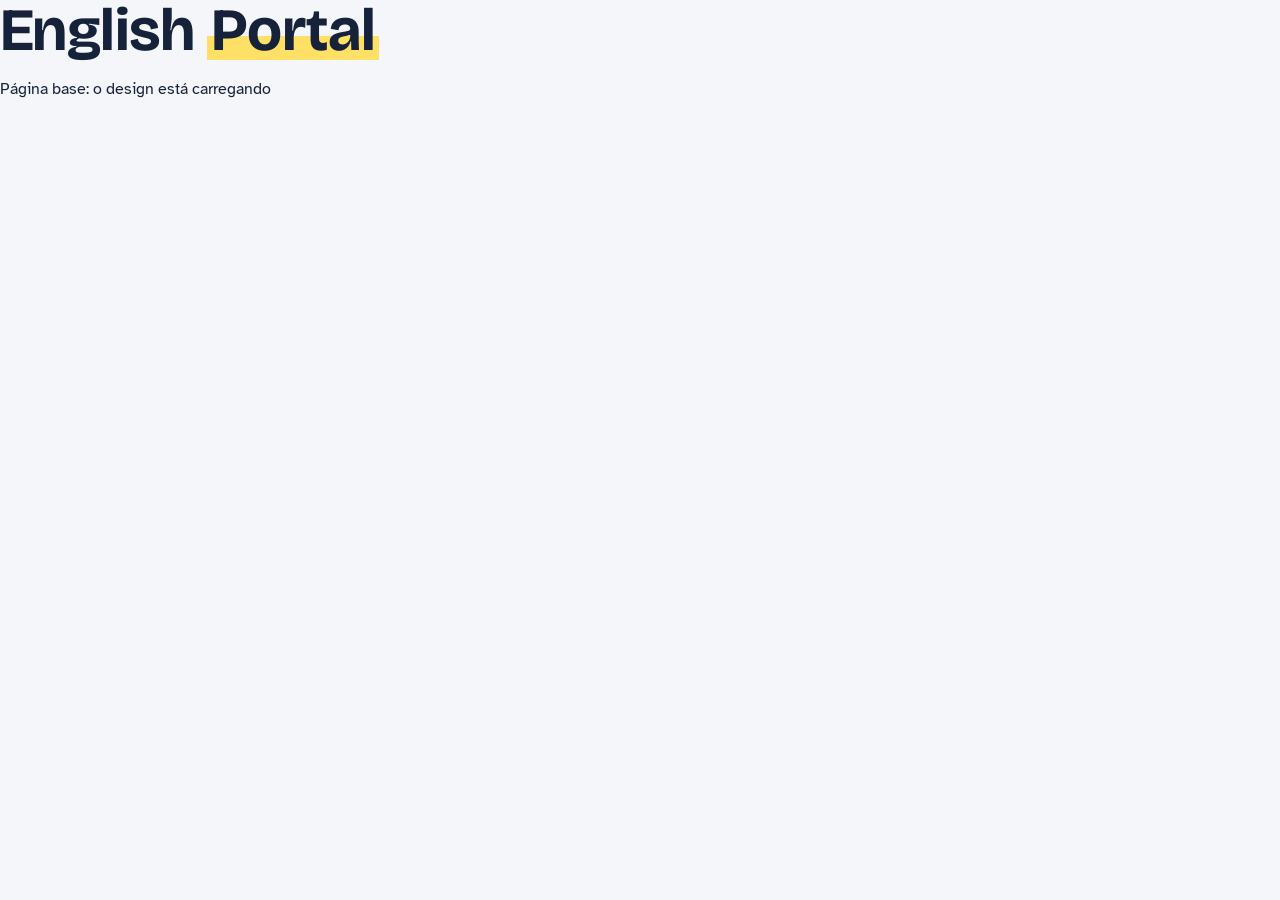
<file: index.html>
<!DOCTYPE html>
<html lang="pt-BR">
<head>
    <meta charset="UTF-8">
    <meta name="viewport" content="width=device-width, initial-scale=1.0">
    <title>English Portal</title>

    <link rel="preconnect" href="https://fonts.googleapis.com">
    <link rel="preconnect" href="https://fonts.gstatic.com" crossorigin>
    <link rel="stylesheet" href="https://fonts.googleapis.com/css2?family=Bricolage+Grotesque:opsz,wght@12..96,500;12..96,700&family=Atkinson+Hyperlegible:wght@400;700&family=IBM+Plex+Mono:wght@400;500&display=swap">
    <link rel="stylesheet" href="css/style.css">
</head>
<body>
    <main>
        <h1>English <span class="h1">Portal</span></h1>
        <p>Página base: o design está carregando</p>
    </main>
</body>
</html>
</file>
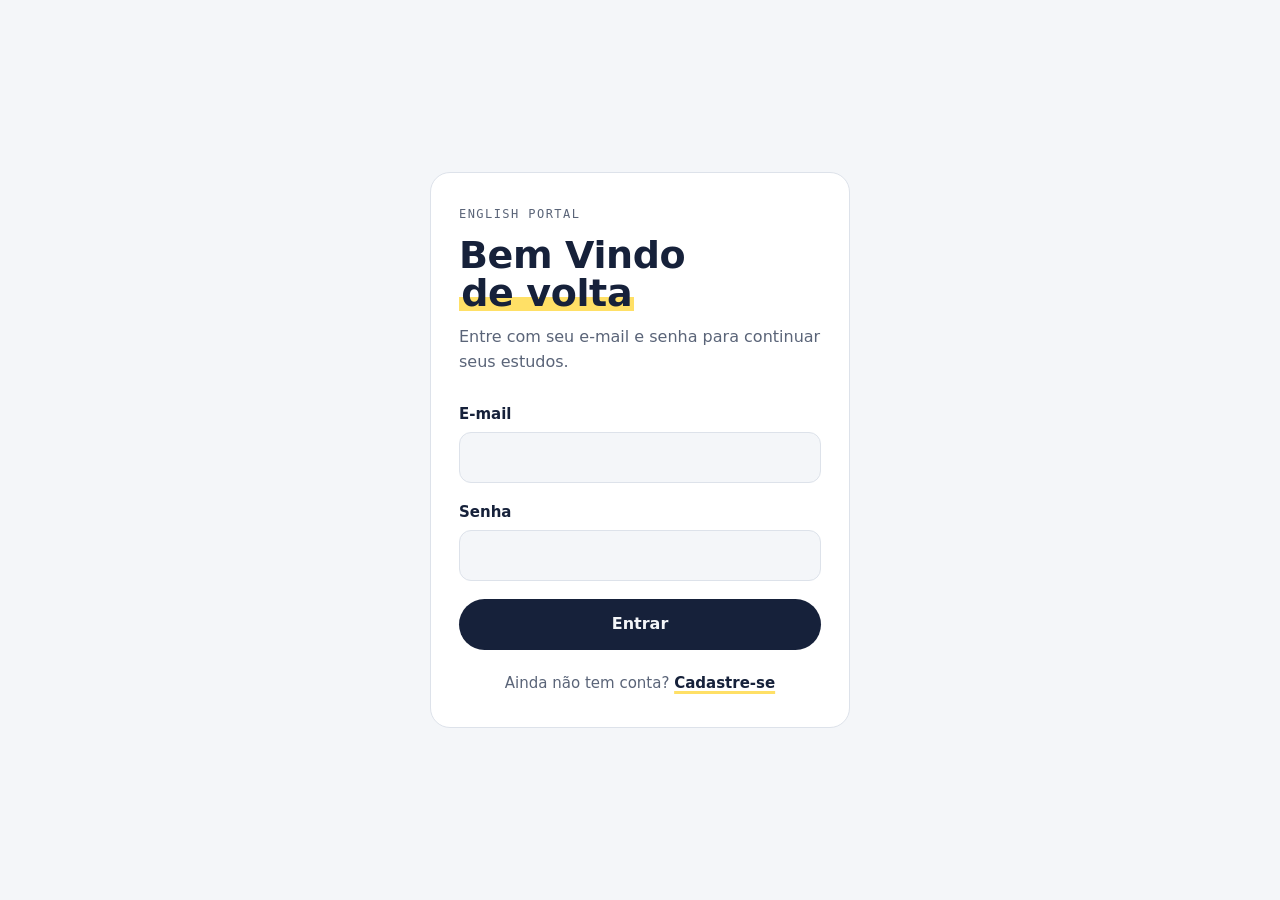
<file: login.html>
<!DOCTYPE html>
<html lang="pt-BR">
<head>
    <meta charset="UTF-8">
    <meta name="viewport" content="width=device-width, initial-scale=1.0">
    <title> Entrar - English Portal</title>

    <link rel="preconnect" href="https://fonts.googleapis.com">
    <link rel="preconnect" href="https://fonts.gstatic.com" crossorigin>
    <link rel="preconnect" href="https://fonts.googleapis.com/css2?family=Bricolage+Grotesque:opsz,wght@12..96,500;12..96,700&family=Atkinson+Hyperlegible:wght@400;700family=IBM+Plex+Mono:wght@400;500&display=swap">
    <link rel="stylesheet" href="css/style.css">
</head>
<body class="auth-page">
    <main class="auth-card">
        <header class="auth-header">
            <p class="eyebrow">English Portal</p>
            <h1>Bem Vindo <span class="h1">de volta</span></h1>
            <p class="lead">Entre com seu e-mail e senha para continuar seus estudos.<p>
        </header>

        <form id="login-form">
            <div class="field">
                <label for="email">E-mail</label>
                <input id="email" name="email" type="email" autocomplete="email" required>
            </div>

            <div class="field">
                <label for="password">Senha</label>
                <input id="password" name="password" type="password" autocomplete="current-password" required>
            </div>

            <p id="form-error" class="form-error" role="alert" hidden></p>

            <button type="submit" class="btn">Entrar</button>
        </form>

        <p class="auth-switch">Ainda não tem conta? <a href="register.html">Cadastre-se</a></p>
    </main>
</body>
</html>
</file>
<file: css/style.css>
/*
    English Portal: estilo base
    Sistema Visual: cores, fontes e estilos globais
*/

/*1. Variáveis (tokens de design)*/
:root{
    --bg: #f4f6f9;
    --surface: #ffffff;
    --ink: #16213a;
    --muted: #5a6478;
    --line: #dde2ea;
    --mark: #ffe066;    /* amarelo marca texto */
    --accent: #2f5bd3;  /* azul de destaque (foco, links) */
    --sucess: #0f7c74;  /* verde azulado */
    --danger: #c2513a;  /* terracota, para erros */
    --danger-soft: #f8e9e5;

    --f-display: "Bricolage Grotesque", "Segoe UI", system-ui, sans-serif;
    --f-body: "Atkinson Hyperlegible", "Segoe UI", system-ui, sans-serif;
    --f-mono: "IBM Plex Mono", ui-monospace, Menlo, monospace;

    color-scheme: light;
}

/* Modo escuro automático, conforme a preferência do sistema */
@media (prefers-color-scheme: dark) {
    :root {
        --bg: #10151f;
        --surface: #182030;
        --ink: #e8ecf3;
        --muted: #9aa4b7;
        --line: #2a3446;
        --mark: #e8c547;
        --accent: #8aa8ff;
        --sucess: #4fc2b6;
        --danger: #f08f78;
        --danger-soft: #3a2420;
        color-scheme: dark;
    }
}

/* 2. Estilos globais */

*,
*::before,
*::after {
    box-sizing: border-box;
}

body {
    margin: 0;
    background: var(--bg);
    color: var(--ink);
    font-family: var(--f-body);
    font-size: 16px;
    line-height: 1.55;
}

h1,
h2,
h3 {
    font-family: var(--f-display);
    margin: 0;
    text-wrap: balance;
}

a {
    color: inherit;
}

:focus-visible {
    outline: 3px solid var(--accent);
    outline-offset: 2px;
    border-radius: 6px;
}

/* 3. Componentes */

/* Destaque marca-texto: sublinha parte do título em amarelo */
.h1 {
    background: linear-gradient(
        transparent 58%, 
        var(--mark) 58%,
        var(--mark) 92%,
        transparent 92%
        );
        padding: 0 0.06em;
}

h1 {
    font-size: clamp(36px, 7vw, 60px);
    line-height: 1.02;
    font-weight: 700;
    letter-spacing: -0.01em;
}


/* Página de autenticação: centraliza o card na tela */
.auth-page {
  min-height: 100vh;
  min-height: 100dvh;
  display: grid;
  place-items: center;
  padding: 24px 16px;
}

.auth-card {
  width: 100%;
  max-width: 420px;
  background: var(--surface);
  border: 1px solid var(--line);
  border-radius: 20px;
  padding: 32px 28px;
}

.auth-header {
  margin-bottom: 28px;
}

.auth-card h1 {
  font-size: clamp(30px, 8vw, 38px);
}

/* Rótulo pequeno em caixa alta, acima dos títulos */
.eyebrow {
  margin: 0 0 12px;
  font-family: var(--f-mono);
  font-size: 12px;
  font-weight: 500;
  letter-spacing: 0.12em;
  text-transform: uppercase;
  color: var(--muted);
}

.lead {
  margin: 12px 0 0;
  color: var(--muted);
}


/* Campos de formulário */
.field {
  margin-bottom: 18px;
}

.field label {
  display: block;
  margin-bottom: 6px;
  font-size: 15px;
  font-weight: 700;
}

.field input {
  width: 100%;
  padding: 12px 14px;
  font: inherit;
  color: var(--ink);
  background: var(--bg);
  border: 1.5px solid var(--line);
  border-radius: 12px;
}

.field input:focus-visible {
  border-color: var(--accent);
}

/* Botão principal (formato pílula) */
.btn {
  display: inline-flex;
  align-items: center;
  justify-content: center;
  width: 100%;
  padding: 13px 22px;
  font: inherit;
  font-weight: 700;
  color: var(--bg);
  background: var(--ink);
  border: 0;
  border-radius: 999px;
  cursor: pointer;
  transition: transform 0.15s ease, opacity 0.15s ease;
}

.btn:hover {
  transform: translateY(-1px);
}

.btn:disabled {
  opacity: 0.6;
  cursor: not-allowed;
  transform: none;
}

@media (prefers-reduced-motion: reduce) {
  .btn {
    transition: none;
  }
}

/* Link para a outra tela (login <-> cadastro) */
.auth-switch {
  margin: 22px 0 0;
  text-align: center;
  font-size: 15px;
  color: var(--muted);
}

.auth-switch a {
  color: var(--ink);
  font-weight: 700;
  text-decoration-color: var(--mark);
  text-decoration-thickness: 3px;
  text-underline-offset: 3px;
}

.auth-switch a:hover {
  background: var(--mark);
}


/* Garante que o atributo hidden esconda o elemento */
[hidden] {
  display: none !important;
}

/* Mensagem de erro do formulário */
.form-error {
  margin: 0 0 16px;
  padding: 10px 14px;
  font-size: 15px;
  color: var(--ink);
  background: var(--danger-soft);
  border: 1px solid var(--danger);
  border-left-width: 4px;
  border-radius: 12px;
}

/* Telas pequenas */
@media (max-width: 480px) {
  .auth-card {
    padding: 24px 20px;
    border-radius: 16px;
  }
}
</file>
